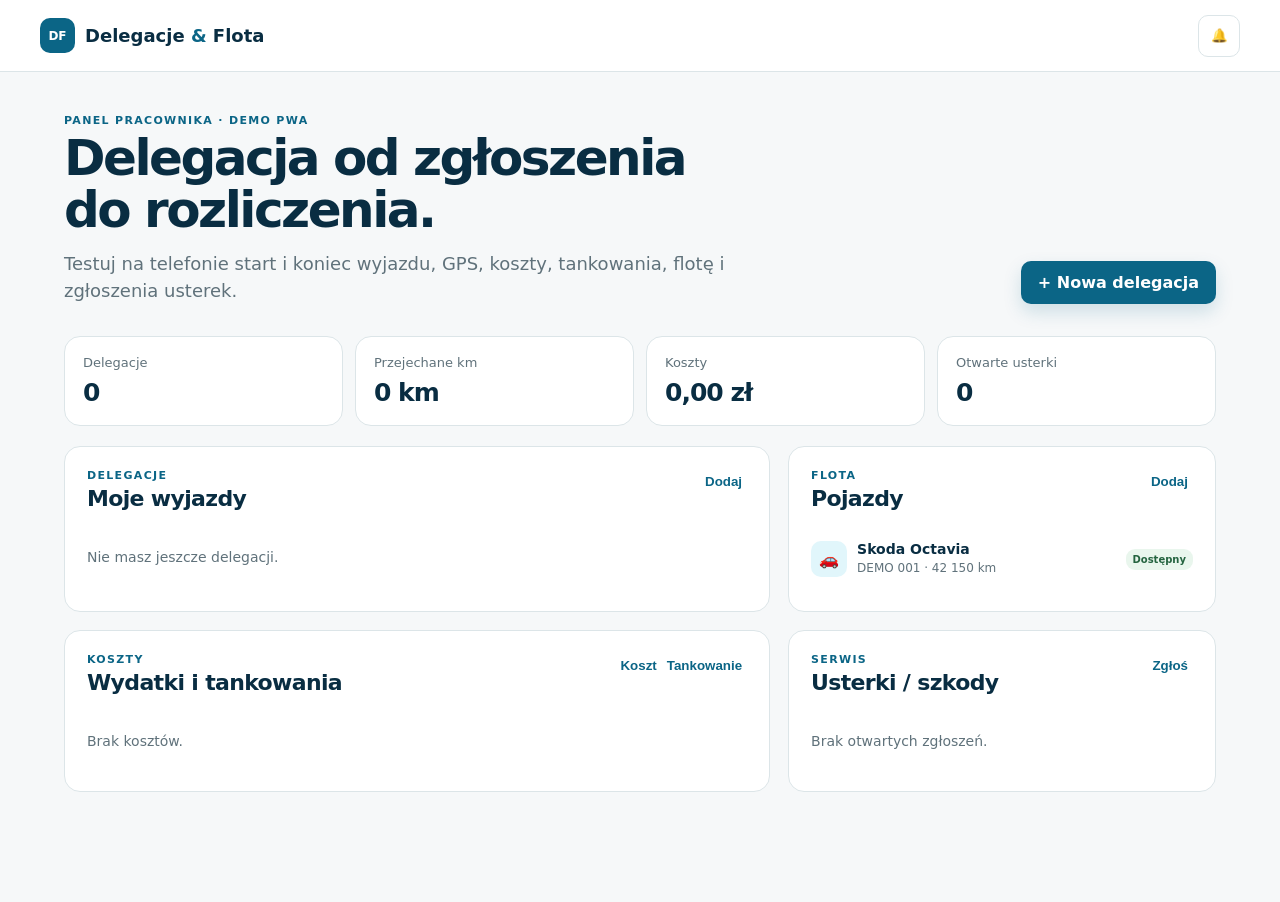
<file: index.html>
<!doctype html>
<html lang="pl">
<head>
  <meta charset="UTF-8" />
  <meta name="viewport" content="width=device-width, initial-scale=1, viewport-fit=cover" />
  <meta name="theme-color" content="#0b4f6c" />
  <meta name="description" content="Delegacje i Flota — mobilny panel delegacji, kosztów i pojazdów." />
  <link rel="manifest" href="manifest.webmanifest" />
  <link rel="icon" href="icons/app-icon.svg" type="image/svg+xml" />
  <link rel="apple-touch-icon" href="icons/app-icon.svg" />
  <link rel="stylesheet" href="styles.css" />
  <title>Delegacje i Flota</title>
</head>
<body>
<header class="topbar">
  <a class="brand" href="#dashboard"><span class="brand-mark">DF</span><span>Delegacje <b>&amp;</b> Flota</span></a>
  <div class="top-actions"><button id="notificationsButton" class="icon-top" aria-label="Powiadomienia">🔔<span id="notificationBadge" class="badge hidden">0</span></button><button id="installButton" class="button ghost hidden">Zainstaluj</button></div>
</header>

<main class="page" id="dashboard">
  <section class="hero">
    <div><p class="eyebrow">PANEL PRACOWNIKA · DEMO PWA</p><h1>Delegacja od zgłoszenia do rozliczenia.</h1><p class="lead">Testuj na telefonie start i koniec wyjazdu, GPS, koszty, tankowania, flotę i zgłoszenia usterek.</p></div>
    <button class="button primary" data-open-modal="tripModal">+ Nowa delegacja</button>
  </section>

  <section class="stats" aria-label="Podsumowanie">
    <article><span>Delegacje</span><strong id="tripsCount">0</strong></article>
    <article><span>Przejechane km</span><strong id="distanceCount">0 km</strong></article>
    <article><span>Koszty</span><strong id="expenseCount">0,00 zł</strong></article>
    <article><span>Otwarte usterki</span><strong id="incidentCount">0</strong></article>
  </section>

  <section class="grid">
    <article class="card wide">
      <div class="card-title"><div><p class="eyebrow">DELEGACJE</p><h2>Moje wyjazdy</h2></div><button class="text-button" data-open-modal="tripModal">Dodaj</button></div>
      <div id="tripsList" class="empty-state">Nie masz jeszcze delegacji.</div>
    </article>

    <article class="card">
      <div class="card-title"><div><p class="eyebrow">FLOTA</p><h2>Pojazdy</h2></div><button class="text-button" data-open-modal="vehicleModal">Dodaj</button></div>
      <div id="vehiclesList" class="items"></div>
    </article>

    <article class="card wide">
      <div class="card-title"><div><p class="eyebrow">KOSZTY</p><h2>Wydatki i tankowania</h2></div><div><button class="text-button" data-open-modal="expenseModal">Koszt</button><button class="text-button" data-open-modal="fuelModal">Tankowanie</button></div></div>
      <div id="expensesList" class="empty-state">Brak kosztów.</div>
    </article>

    <article class="card">
      <div class="card-title"><div><p class="eyebrow">SERWIS</p><h2>Usterki / szkody</h2></div><button class="text-button" data-open-modal="incidentModal">Zgłoś</button></div>
      <div id="incidentsList" class="empty-state">Brak otwartych zgłoszeń.</div>
    </article>
  </section>
</main>

<nav class="bottom-nav" aria-label="Nawigacja mobilna">
  <a class="active" href="#dashboard">⌂<span>Start</span></a>
  <button data-open-modal="tripModal">✦<span>Delegacja</span></button>
  <button data-open-modal="expenseModal">▣<span>Koszt</span></button>
  <button data-open-modal="incidentModal">⚠<span>Usterka</span></button>
</nav>

<dialog id="tripModal"><form id="tripForm" class="modal-form">
  <div class="modal-header"><div><p class="eyebrow">NOWE ZGŁOSZENIE</p><h2>Delegacja</h2></div><button type="button" class="icon-button" data-close>×</button></div>
  <label>Miejsce docelowe<input name="destination" required placeholder="np. Gliwice" /></label>
  <div class="form-row"><label>Data od<input name="startDate" type="date" required /></label><label>Data do<input name="endDate" type="date" required /></label></div>
  <label>Cel wyjazdu<textarea name="purpose" rows="3" required></textarea></label>
  <label>Środek transportu<select name="transport"><option>Samochód służbowy</option><option>Samochód prywatny</option><option>Pociąg</option><option>Samolot</option><option>Inny</option></select></label>
  <button class="button primary" type="submit">Zapisz delegację</button>
</form></dialog>

<dialog id="tripActionModal"><form id="tripActionForm" class="modal-form">
  <div class="modal-header"><div><p class="eyebrow">PRZEBIEG DELEGACJI</p><h2 id="tripActionTitle">Delegacja</h2></div><button type="button" class="icon-button" data-close>×</button></div>
  <input type="hidden" name="tripId" />
  <input type="hidden" name="action" />
  <label>Stan licznika<input name="odometer" type="number" min="0" inputmode="numeric" required /></label>
  <label class="check"><input name="useGps" type="checkbox" checked /> <span>Zapisz moją aktualną lokalizację GPS</span></label>
  <p class="hint">GPS jest pobierany tylko po naciśnięciu przycisku i zgodzie telefonu.</p>
  <button class="button primary" type="submit" id="tripActionSubmit">Zapisz</button>
</form></dialog>

<dialog id="expenseModal"><form id="expenseForm" class="modal-form">
  <div class="modal-header"><div><p class="eyebrow">NOWY WPIS</p><h2>Koszt delegacji</h2></div><button type="button" class="icon-button" data-close>×</button></div>
  <label>Delegacja<select name="tripId" id="expenseTrip"></select></label>
  <label>Kategoria<select name="category"><option>Nocleg</option><option>Parking</option><option>Autostrada</option><option>Posiłek</option><option>Inny koszt</option></select></label>
  <div class="form-row"><label>Kwota brutto<input name="amount" type="number" min="0.01" step="0.01" required /></label><label>Data<input name="date" type="date" required /></label></div>
  <label>Opis / numer dokumentu<input name="note" /></label>
  <label>Zdjęcie paragonu / faktury<input name="document" type="file" accept="image/*,application/pdf" capture="environment" /></label>
  <p id="documentInfo" class="hint"></p>
  <button class="button primary" type="submit">Dodaj koszt</button>
</form></dialog>

<dialog id="fuelModal"><form id="fuelForm" class="modal-form">
  <div class="modal-header"><div><p class="eyebrow">FLOTA</p><h2>Tankowanie</h2></div><button type="button" class="icon-button" data-close>×</button></div>
  <label>Pojazd<select name="vehicleId" id="fuelVehicle"></select></label>
  <div class="form-row"><label>Litry<input name="liters" type="number" min="0.01" step="0.01" required /></label><label>Kwota<input name="amount" type="number" min="0.01" step="0.01" required /></label></div>
  <label>Stan licznika<input name="odometer" type="number" min="0" required /></label>
  <label>Stacja<input name="station" placeholder="np. Orlen" /></label>
  <label>Zdjęcie dokumentu<input name="document" type="file" accept="image/*,application/pdf" capture="environment" /></label>
  <button class="button primary" type="submit">Zapisz tankowanie</button>
</form></dialog>

<dialog id="vehicleModal"><form id="vehicleForm" class="modal-form">
  <div class="modal-header"><div><p class="eyebrow">FLOTA</p><h2>Dodaj pojazd</h2></div><button type="button" class="icon-button" data-close>×</button></div>
  <div class="form-row"><label>Marka<input name="make" required /></label><label>Model<input name="model" required /></label></div>
  <label>Nr rejestracyjny<input name="registration" required /></label>
  <label>Stan licznika<input name="mileage" type="number" min="0" required /></label>
  <button class="button primary" type="submit">Dodaj pojazd</button>
</form></dialog>

<dialog id="incidentModal"><form id="incidentForm" class="modal-form">
  <div class="modal-header"><div><p class="eyebrow">SERWIS</p><h2>Zgłoś problem</h2></div><button type="button" class="icon-button" data-close>×</button></div>
  <label>Pojazd<select name="vehicleId" id="incidentVehicle"></select></label>
  <label>Rodzaj<select name="category"><option>Awaria</option><option>Szkoda</option><option>Opony</option><option>Kontrolka</option><option>Serwis</option><option>Dokumenty</option><option>Inne</option></select></label>
  <label>Opis<textarea name="description" rows="4" required></textarea></label>
  <label class="check"><input name="unsafe" type="checkbox" /> <span>Pojazd nie powinien dalej jechać</span></label>
  <button class="button primary" type="submit">Zapisz zgłoszenie</button>
</form></dialog>

<dialog id="notificationsModal"><div class="modal-form"><div class="modal-header"><div><p class="eyebrow">CENTRUM</p><h2>Powiadomienia</h2></div><button type="button" class="icon-button" data-close>×</button></div><div id="notificationsList" class="empty-state">Brak powiadomień.</div><button id="clearNotifications" class="button ghost">Wyczyść</button></div></dialog>

<div id="toast" role="status" aria-live="polite"></div>
<script src="app.js"></script>
</body>
</html>
</file>
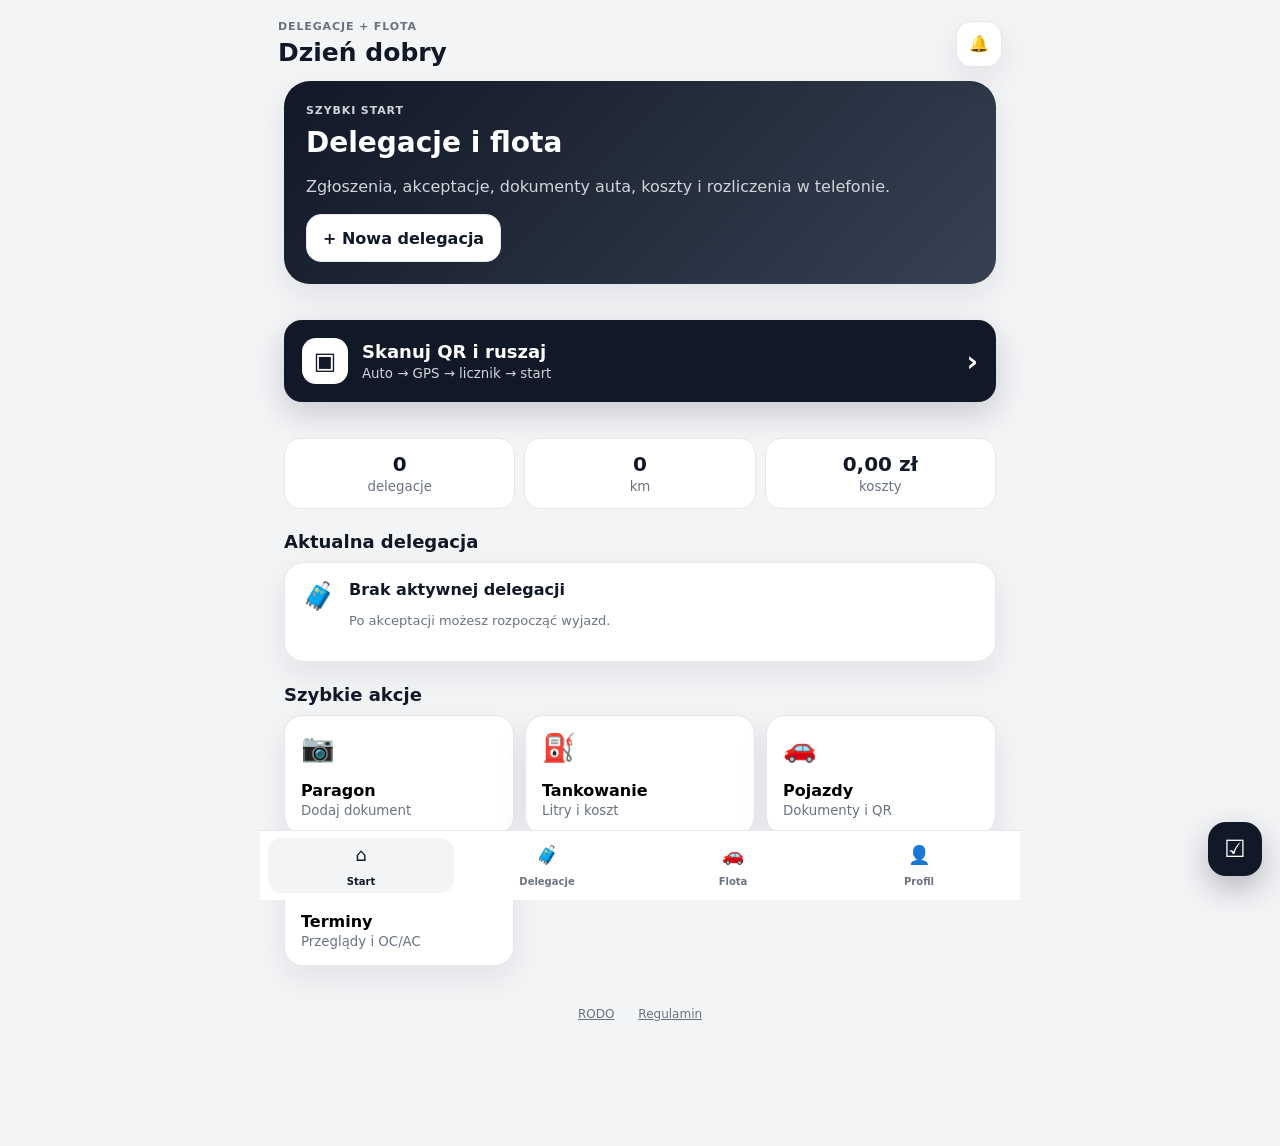
<file: docs/index.html>
<!doctype html>
<html lang="pl">
<head>
  <meta charset="utf-8">
  <meta name="viewport" content="width=device-width,initial-scale=1,viewport-fit=cover">
  <meta name="theme-color" content="#111827">
  <meta name="apple-mobile-web-app-capable" content="yes">
  <meta name="apple-mobile-web-app-status-bar-style" content="default">
  <meta name="apple-mobile-web-app-title" content="Delegacje">
  <title>Delegacje + Flota</title>
  <link rel="manifest" href="./manifest.webmanifest">
  <link rel="stylesheet" href="./style.css">
  <link rel="stylesheet" href="./accounting.css">
  <link rel="stylesheet" href="./superadmin.css">
  <link rel="stylesheet" href="./tasks.css">
  <link rel="stylesheet" href="./quickstart.css">
</head>
<body>
  <div id="app"></div>
  <input id="cameraInput" type="file" accept="image/*" capture="environment" hidden>
  <script src="./app.js"></script>
  <script src="./accounting.js"></script>
  <script src="./superadmin.js"></script>
  <script src="./tasks.js"></script>
  <script src="./quickstart.js"></script>
</body>
</html>
</file>
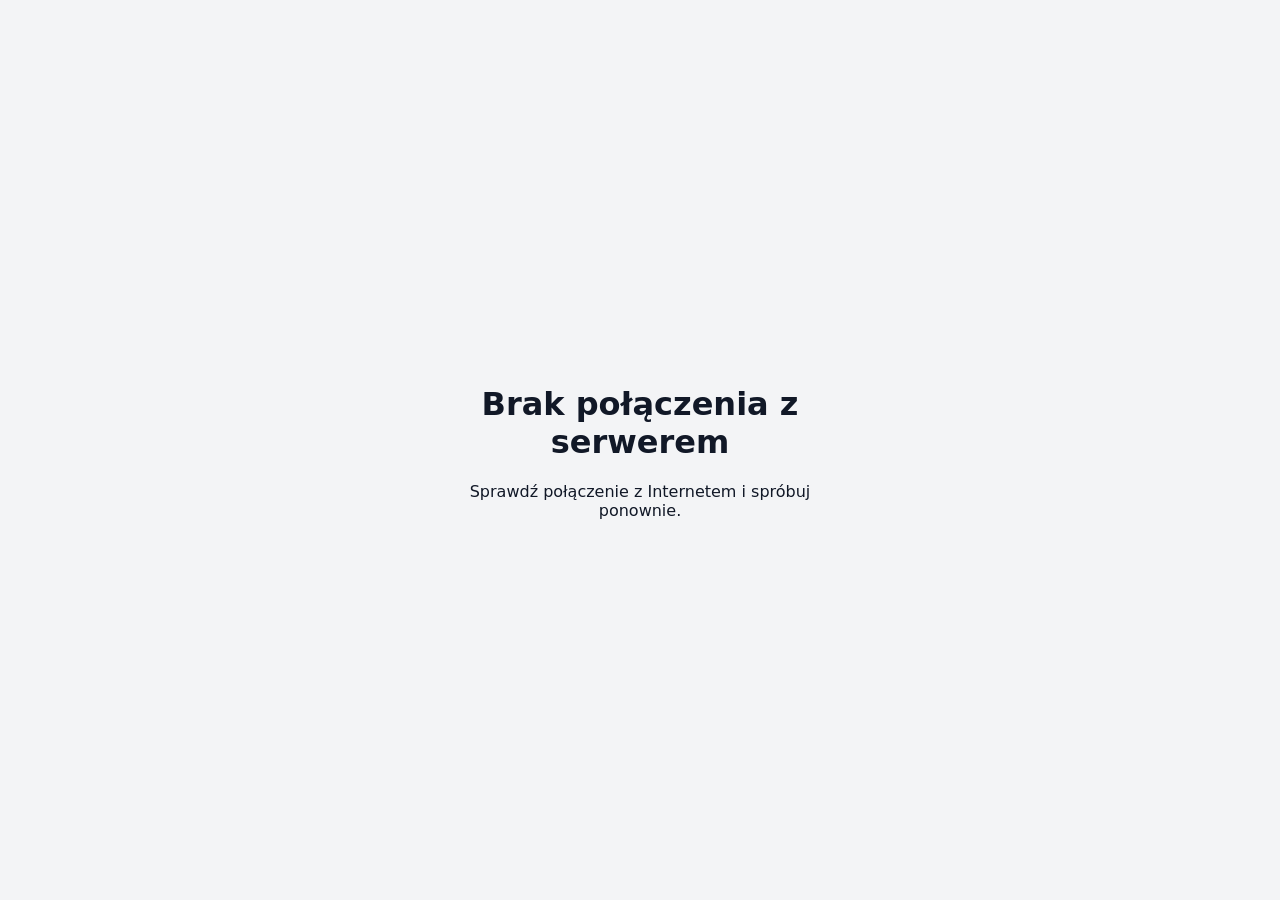
<file: public/offline.html>
<!doctype html>
<html lang="pl">
<head>
  <meta charset="utf-8">
  <meta name="viewport" content="width=device-width,initial-scale=1">
  <meta name="theme-color" content="#111827">
  <title>Brak połączenia</title>
  <style>
    body{font-family:system-ui,sans-serif;margin:0;background:#f3f4f6;color:#111827;display:grid;place-items:center;min-height:100vh}
    main{max-width:420px;padding:32px;text-align:center}
  </style>
</head>
<body>
  <main>
    <h1>Brak połączenia z serwerem</h1>
    <p>Sprawdź połączenie z Internetem i spróbuj ponownie.</p>
  </main>
</body>
</html>
</file>
<file: styles.css>
:root{--navy:#092d42;--blue:#0b6586;--cyan:#e1f6fb;--paper:#f6f8f9;--line:#dce5e8;--muted:#60727b;--danger:#b42318}*{box-sizing:border-box}body{margin:0;background:var(--paper);color:var(--navy);font-family:Inter,ui-sans-serif,system-ui,-apple-system,BlinkMacSystemFont,"Segoe UI",sans-serif}.topbar{height:72px;background:#fff;border-bottom:1px solid var(--line);display:flex;align-items:center;justify-content:space-between;padding:0 max(24px,calc((100vw - 1200px)/2));position:sticky;top:0;z-index:5}.top-actions{display:flex;gap:8px;align-items:center}.icon-top{position:relative;border:1px solid var(--line);background:#fff;border-radius:10px;width:42px;height:42px}.badge{position:absolute;right:-5px;top:-5px;background:var(--danger);color:#fff;font-size:9px;min-width:18px;height:18px;border-radius:20px;display:grid;place-items:center}.brand{color:var(--navy);display:flex;align-items:center;gap:10px;text-decoration:none;font-size:18px;font-weight:600}.brand b{color:var(--blue)}.brand-mark{display:grid;place-items:center;width:35px;height:35px;border-radius:10px;background:var(--blue);color:#fff;font-size:12px;font-weight:800}.page{max-width:1200px;margin:auto;padding:42px 24px 110px}.hero{display:flex;align-items:end;justify-content:space-between;gap:24px;margin-bottom:32px}.hero h1{max-width:700px;font-size:clamp(30px,4vw,50px);letter-spacing:-.05em;line-height:1.03;margin:6px 0 14px}.lead{max-width:680px;color:var(--muted);font-size:18px;line-height:1.5;margin:0}.eyebrow{font-size:11px;letter-spacing:.12em;color:var(--blue);font-weight:800;margin:0}.button,.mini-button{cursor:pointer;border:0;border-radius:10px;padding:12px 17px;font:inherit;font-weight:700;white-space:nowrap}.primary{background:var(--blue);color:white;box-shadow:0 8px 18px #0b65862b}.ghost{border:1px solid var(--line);background:#fff;color:var(--navy)}.hidden{display:none!important}.stats{display:grid;grid-template-columns:repeat(4,1fr);gap:12px;margin-bottom:20px}.stats article,.card{background:#fff;border:1px solid var(--line);border-radius:16px}.stats article{padding:18px}.stats span{font-size:13px;color:var(--muted);display:block;margin-bottom:8px}.stats strong{font-size:25px;letter-spacing:-.04em}.grid{display:grid;grid-template-columns:1.65fr 1fr;gap:18px}.card{padding:22px}.card-title,.modal-header{display:flex;justify-content:space-between;align-items:start;gap:12px;margin-bottom:18px}.card h2,.modal-header h2{margin:4px 0 0;font-size:22px;letter-spacing:-.03em}.text-button{border:0;color:var(--blue);font-weight:800;background:none;cursor:pointer;padding:5px}.empty-state{color:var(--muted);font-size:14px;padding:20px 0}.items{display:grid;gap:4px}.item{display:flex;align-items:center;gap:10px;padding:12px 0;border-top:1px solid var(--line)}.item:first-child{border-top:0}.item-icon{display:grid;place-items:center;color:var(--blue);min-width:36px;width:36px;height:36px;border-radius:10px;background:var(--cyan)}.item div{display:grid;gap:3px;flex:1;min-width:0}.item strong{font-size:14px}.item small{font-size:12px;color:var(--muted);line-height:1.35}.pill{font-size:10px;padding:5px 7px;border-radius:9px;background:#e9f6ed;color:#256440;font-weight:800;white-space:nowrap}.status-started{background:#fff4d6;color:#855900}.status-finished{background:#edf2f4;color:#51636b}.mini-button{padding:7px 9px;font-size:11px;background:var(--blue);color:#fff}.mini-button.danger{background:var(--danger)}.stack,.modal-form{display:grid;gap:15px}label{display:grid;gap:7px;font-size:13px;font-weight:700}input,textarea,select{font:inherit;font-size:14px;width:100%;padding:11px 12px;border-radius:9px;border:1px solid var(--line);background:#fff;color:var(--navy)}textarea{resize:vertical}.form-row{display:grid;grid-template-columns:1fr 1fr;gap:12px}.check{grid-template-columns:auto 1fr;align-items:center}.check input{width:20px;height:20px}.hint{font-size:12px;color:var(--muted);line-height:1.4;margin:0}dialog{padding:0;border:0;border-radius:16px;width:min(520px,calc(100% - 24px));box-shadow:0 20px 80px #092d4266;max-height:92vh;overflow:auto}dialog::backdrop{background:#092d427a}.modal-form{padding:24px}.icon-button{border:0;background:var(--paper);font-size:25px;line-height:30px;width:32px;height:32px;border-radius:50%;cursor:pointer}.bottom-nav{display:none}#toast{position:fixed;bottom:24px;left:50%;transform:translate(-50%,120px);opacity:0;background:var(--navy);color:#fff;border-radius:9px;padding:12px 16px;transition:.25s;z-index:20;font-size:14px;max-width:calc(100% - 24px)}#toast.show{opacity:1;transform:translate(-50%,0)}@media(max-width:820px){.stats{grid-template-columns:repeat(2,1fr)}.grid{grid-template-columns:1fr}}@media(max-width:760px){.topbar{height:62px;padding:0 14px}.brand{font-size:15px}.topbar .ghost{font-size:11px;padding:9px}.page{padding:26px 14px 100px}.hero{align-items:start;display:grid;margin-bottom:24px}.hero .button{width:100%}.lead{font-size:15px}.stats{grid-template-columns:1fr 1fr;gap:8px}.stats article{padding:12px 13px}.stats span{font-size:11px}.stats strong{font-size:19px}.grid{grid-template-columns:1fr;gap:12px}.card{padding:16px}.item{align-items:flex-start;flex-wrap:wrap}.item div{min-width:160px}.bottom-nav{display:flex;position:fixed;bottom:0;left:0;right:0;background:#fff;border-top:1px solid var(--line);justify-content:space-around;padding:8px 8px calc(8px + env(safe-area-inset-bottom));z-index:10}.bottom-nav a,.bottom-nav button{font:inherit;color:var(--muted);border:0;background:none;text-decoration:none;display:grid;gap:2px;place-items:center;font-size:18px}.bottom-nav span{font-size:10px}.bottom-nav .active{color:var(--blue);font-weight:800}.form-row{grid-template-columns:1fr}.modal-form{padding:20px}}
</file>
<file: docs/style.css>
:root{--bg:#f3f4f6;--card:#fff;--text:#111827;--muted:#6b7280;--line:#e5e7eb;--ok:#166534;--warn:#b45309;--danger:#b91c1c;--shadow:0 12px 30px rgba(17,24,39,.08)}*{box-sizing:border-box}html{background:var(--bg)}body{margin:0;font-family:Inter,system-ui,-apple-system,"Segoe UI",sans-serif;background:var(--bg);color:var(--text)}button,input,select,textarea{font:inherit}button{cursor:pointer}.shell{max-width:760px;margin:auto;min-height:100vh;padding-bottom:92px}.top{display:flex;justify-content:space-between;align-items:center;padding:calc(20px + env(safe-area-inset-top)) 18px 14px}.eyebrow{font-size:11px;text-transform:uppercase;letter-spacing:.08em;font-weight:800;color:var(--muted);margin:0 0 5px}.top h1,.page h1{font-size:25px;margin:0}.bell,.back{width:46px;height:46px;border:1px solid var(--line);background:#fff;border-radius:15px;box-shadow:var(--shadow);position:relative}.bell b{position:absolute;right:-2px;top:-4px;background:#b91c1c;color:#fff;border-radius:999px;min-width:18px;height:18px;font-size:10px;display:grid;place-items:center}main{padding:0 15px 26px;display:grid;gap:22px}.hero{border-radius:26px;padding:22px;background:linear-gradient(135deg,#111827,#374151);color:#fff;box-shadow:var(--shadow)}.hero h2{font-size:28px;margin:7px 0}.hero p{color:#d1d5db;line-height:1.45}.btn{border:0;border-radius:15px;min-height:48px;padding:0 16px;font-weight:800}.btn.light{background:#fff;color:#111827;border:1px solid var(--line)}.btn.dark{background:#111827;color:#fff}.btn.danger{background:#fee2e2;color:#991b1b}.btn.full{width:100%}.section-title{display:flex;justify-content:space-between;align-items:center;margin-bottom:10px}.section-title h2{font-size:18px;margin:0}.section-title button{border:0;background:none;color:var(--muted);font-weight:700}.card{background:#fff;border:1px solid var(--line);border-radius:20px;padding:17px;box-shadow:var(--shadow)}.empty{display:flex;gap:13px}.empty .ico{font-size:27px}.empty p,.muted{color:var(--muted);font-size:13px;line-height:1.45}.grid{display:grid;grid-template-columns:repeat(2,minmax(0,1fr));gap:11px}.action{min-height:120px;border:1px solid var(--line);background:#fff;border-radius:19px;padding:16px;text-align:left;box-shadow:var(--shadow);display:flex;flex-direction:column}.action .emoji{font-size:27px;margin-bottom:auto}.action strong{margin-top:15px}.action small{color:var(--muted);margin-top:3px}.nav{position:fixed;bottom:0;left:50%;transform:translateX(-50%);width:min(760px,100%);display:grid;grid-template-columns:repeat(4,1fr);background:rgba(255,255,255,.97);backdrop-filter:blur(12px);border-top:1px solid var(--line);padding:7px 8px calc(7px + env(safe-area-inset-bottom));z-index:20}.nav button{border:0;background:transparent;min-height:55px;border-radius:14px;color:var(--muted);display:grid;place-items:center;font-size:18px}.nav button span{font-size:10px;font-weight:800}.nav button.active{background:#f3f4f6;color:#111827}.page{display:flex;align-items:center;gap:13px;padding:calc(20px + env(safe-area-inset-top)) 18px 15px}.page .grow{flex:1}.stack,.timeline{display:grid;gap:11px}.list{display:flex;justify-content:space-between;align-items:center;gap:12px}.list p{margin:5px 0 0}.pill{display:inline-flex;padding:5px 8px;border-radius:999px;background:#f3f4f6;color:#374151;font-size:10px;font-weight:900;text-transform:uppercase}.pill.ok{background:#dcfce7;color:#166534}.pill.warn{background:#fef3c7;color:#92400e}.pill.danger{background:#fee2e2;color:#991b1b}.form{display:grid;gap:14px}.form label{display:grid;gap:7px;font-size:13px;font-weight:800}.form input,.form select,.form textarea{width:100%;border:1px solid #d1d5db;border-radius:14px;padding:12px;background:#fff}.form textarea{resize:vertical}.row2{display:grid;grid-template-columns:1fr 1fr;gap:10px}.notice{padding:12px 14px;border-radius:14px;font-size:13px;background:#eff6ff;color:#1e40af;border:1px solid #bfdbfe}.notice.ok{background:#f0fdf4;color:#166534;border-color:#bbf7d0}.notice.warn{background:#fffbeb;color:#92400e;border-color:#fde68a}.detail{display:grid;gap:10px}.detail>div{display:flex;justify-content:space-between;gap:15px;border-bottom:1px solid var(--line);padding-bottom:10px}.detail>div:last-child{border:0;padding:0}.detail span{color:var(--muted);font-size:12px}.detail strong{text-align:right}.vehicle-actions,.approval-actions,.role-switch{display:grid;grid-template-columns:1fr 1fr;gap:9px;margin-top:13px}.role-switch{grid-template-columns:repeat(3,1fr)}.file-preview{font-size:12px;color:var(--muted);margin-top:5px}.stats{display:grid;grid-template-columns:repeat(3,1fr);gap:9px}.stat{background:#fff;border:1px solid var(--line);border-radius:16px;padding:13px;text-align:center}.stat strong{font-size:20px;display:block}.stat small{color:var(--muted)}.manager-card{display:flex;justify-content:space-between;align-items:center}.deadlines{display:flex;gap:8px;flex-wrap:wrap;margin-top:12px;font-size:12px}.qr-card{text-align:center}.qr-card img{width:220px;max-width:100%;border-radius:14px;border:8px solid #fff;box-shadow:0 5px 20px rgba(0,0,0,.08)}.timeline-item{display:grid;grid-template-columns:auto 1fr;gap:12px}.timeline-icon{font-size:24px}.settlement-sheet{background:#fff;border:1px solid var(--line);border-radius:20px;padding:24px;box-shadow:var(--shadow)}.settlement-head{display:flex;justify-content:space-between;gap:20px;border-bottom:2px solid #111827;padding-bottom:16px;margin-bottom:18px}.settlement-head h1{margin:3px 0 0;font-size:22px}.settlement-grid{display:grid;grid-template-columns:1fr 1fr;gap:14px;margin-bottom:20px}.settlement-grid div{display:grid;gap:4px}.settlement-grid span{font-size:11px;color:var(--muted);text-transform:uppercase}.settlement-sheet table{width:100%;border-collapse:collapse;font-size:13px}.settlement-sheet th,.settlement-sheet td{border-bottom:1px solid var(--line);padding:10px 6px;text-align:left}.settlement-sheet th:last-child,.settlement-sheet td:last-child{text-align:right}.signature-row{display:grid;grid-template-columns:1fr 1fr;gap:32px;margin-top:42px}.signature-row div{border-top:1px solid #777;padding-top:8px;font-size:12px;text-align:center;color:#555}@media(min-width:640px){main{padding-left:24px;padding-right:24px}.grid{grid-template-columns:repeat(3,1fr)}}@media(max-width:520px){.role-switch{grid-template-columns:1fr}.settlement-grid{grid-template-columns:1fr}.settlement-sheet{padding:16px}.settlement-sheet table{font-size:11px}}@media print{body{background:#fff}.no-print,.nav,.top,.btn.no-print{display:none!important}.shell,.print-shell{max-width:none;padding:0}.print-shell main{padding:0}.settlement-sheet{box-shadow:none;border:0;border-radius:0;padding:0}.settlement-head{margin-top:0}.signature-row{margin-top:60px}@page{size:A4;margin:15mm}}
</file>
<file: docs/accounting.css>
.accounting-stats{grid-template-columns:repeat(2,1fr)}.accounting-settings{margin-top:4px}.accounting-toolbar,.toolbar{display:flex;gap:10px;flex-wrap:wrap}.accounting-row{cursor:pointer}.accounting-total{margin-top:10px;font-size:20px;font-weight:900;text-align:right}.settlement-summary h2,.accounting-settings h2{margin-top:0}.total-row{font-size:18px;padding-top:12px!important}.checkline{display:flex!important;grid-template-columns:none!important;align-items:center;gap:9px}.checkline input{width:20px!important;height:20px}.accounting-entry{margin-top:8px}@media(min-width:640px){.accounting-stats{grid-template-columns:repeat(4,1fr)}}@media print{body{background:#fff}.nav,.top,.page .back,.toolbar,.accounting-settings,.bell{display:none!important}.shell{max-width:none;padding:0}.page{padding:0 0 18px}.page h1{font-size:24px}main{padding:0;display:block}.card{box-shadow:none;border:1px solid #ccc;margin:0 0 14px;break-inside:avoid}.form{display:none}.settlement-summary{display:block}.accounting-entry{display:none}}
</file>
<file: docs/superadmin.css>
.superadmin-grid{display:grid;grid-template-columns:repeat(2,minmax(0,1fr));gap:10px}.superadmin-card h2,.superadmin-card h3{margin-top:0}.superadmin-tabs{display:flex;gap:8px;flex-wrap:wrap}.superadmin-tabs .btn{min-height:40px;padding:0 12px}.admin-user{display:grid;grid-template-columns:1fr auto;gap:10px;align-items:center}.admin-user small{display:block;color:var(--muted);margin-top:3px}.admin-badge{font-size:10px;font-weight:900;text-transform:uppercase;padding:5px 8px;border-radius:999px;background:#eef2ff;color:#3730a3}.admin-audit{font-size:12px}.admin-audit strong{display:block}.admin-kpis{display:grid;grid-template-columns:repeat(2,1fr);gap:8px}.admin-kpis .stat{min-width:0}.brand-preview{display:flex;align-items:center;gap:12px;padding:12px;border:1px solid var(--line);border-radius:14px}.brand-preview img,.custom-brand-logo{width:46px;height:46px;object-fit:contain;border-radius:10px;background:#fff;border:1px solid var(--line)}.brand-preview .brand-dot{width:34px;height:34px;border-radius:50%;background:var(--brand-color,#111827)}.legal-footer{display:flex;justify-content:center;gap:12px;flex-wrap:wrap;padding:18px 8px 6px;color:var(--muted);font-size:12px}.legal-footer button{border:0;background:none;color:inherit;text-decoration:underline}.secret-warning{padding:12px 14px;border-radius:14px;background:#fff7ed;color:#9a3412;border:1px solid #fed7aa;font-size:12px}.config-actions{display:grid;grid-template-columns:1fr 1fr;gap:10px}.role-chip{display:inline-flex;padding:4px 7px;border-radius:999px;background:#f3f4f6;font-size:10px;font-weight:800}.btn.dark{background:var(--brand-color,#111827)}.hero{background:linear-gradient(135deg,var(--brand-color,#111827),#374151)}@media(min-width:640px){.superadmin-grid{grid-template-columns:repeat(3,minmax(0,1fr))}.admin-kpis{grid-template-columns:repeat(4,1fr)}}@media print{.superadmin-entry,.legal-footer{display:none!important}}
</file>
<file: docs/tasks.css>
.task-launch{position:fixed;right:18px;bottom:86px;z-index:1200;width:54px;height:54px;border:0;border-radius:18px;background:#111827;color:#fff;font-size:24px;box-shadow:0 12px 30px rgba(17,24,39,.28);display:grid;place-items:center}.task-launch b{position:absolute;right:-4px;top:-5px;min-width:22px;height:22px;padding:0 5px;border-radius:999px;background:#dc2626;color:white;font:700 12px/22px system-ui}.task-overlay{position:fixed;inset:0;z-index:1500;background:rgba(15,23,42,.5);display:flex;align-items:flex-end;justify-content:center;padding:12px}.task-panel{width:min(680px,100%);max-height:88vh;overflow:auto;background:#f8fafc;border-radius:24px 24px 16px 16px;padding:18px;box-shadow:0 -20px 60px rgba(15,23,42,.25)}.task-head{display:flex;justify-content:space-between;gap:12px;align-items:center;margin-bottom:12px}.task-head h2{margin:0}.task-close{border:0;background:#e2e8f0;border-radius:12px;width:40px;height:40px;font-size:20px}.task-list{display:grid;gap:10px}.task-item{width:100%;text-align:left;border:0;background:white;border-radius:16px;padding:14px;box-shadow:0 2px 10px rgba(15,23,42,.06);display:flex;justify-content:space-between;gap:12px;align-items:center}.task-item strong{display:block;margin-bottom:4px}.task-item small{color:#64748b}.task-count{min-width:34px;height:34px;border-radius:999px;background:#f1f5f9;display:grid;place-items:center;font-weight:800}.task-item.urgent .task-count{background:#fee2e2;color:#991b1b}.task-item.warn .task-count{background:#fef3c7;color:#92400e}.task-empty{background:white;border-radius:16px;padding:22px;text-align:center;color:#64748b}@media(min-width:760px){.task-overlay{align-items:center}.task-panel{border-radius:24px}.task-launch{bottom:24px}}
</file>
<file: docs/quickstart.css>
.quickstart-wrap{margin:14px 0}.quickstart-hero{width:100%;border:0;border-radius:18px;padding:18px;display:grid;grid-template-columns:auto 1fr auto;align-items:center;gap:14px;text-align:left;background:#111827;color:#fff;box-shadow:0 12px 30px rgba(17,24,39,.18);cursor:pointer}.quickstart-hero strong{display:block;font-size:18px}.quickstart-hero small{display:block;margin-top:4px;color:#d1d5db}.quickstart-hero b{font-size:28px}.quickstart-icon{display:grid;place-items:center;width:46px;height:46px;border-radius:14px;background:#fff;color:#111827;font-size:24px;font-weight:900}.quickstart-card{display:flex;align-items:center;justify-content:space-between;gap:14px;border:2px solid #111827}.quickstart-card.active{background:#f9fafb}.quickstart-card h2{margin:4px 0}.quickstart-scan{display:grid;gap:12px}.qr-reader{overflow:hidden;border-radius:16px;margin:14px 0;min-height:280px;background:#111827}.qr-reader video{border-radius:16px}.gps-status{padding:14px;border-radius:14px;background:#f3f4f6;line-height:1.45;word-break:break-word}.quick-vehicle{display:flex;justify-content:space-between;align-items:center;gap:14px}.btn.success{background:#166534;color:#fff}.btn:disabled{opacity:.45;cursor:not-allowed}@media(max-width:520px){.quickstart-card{align-items:flex-start;flex-direction:column}.quickstart-card .btn{width:100%}.qr-reader{min-height:240px}}
</file>
